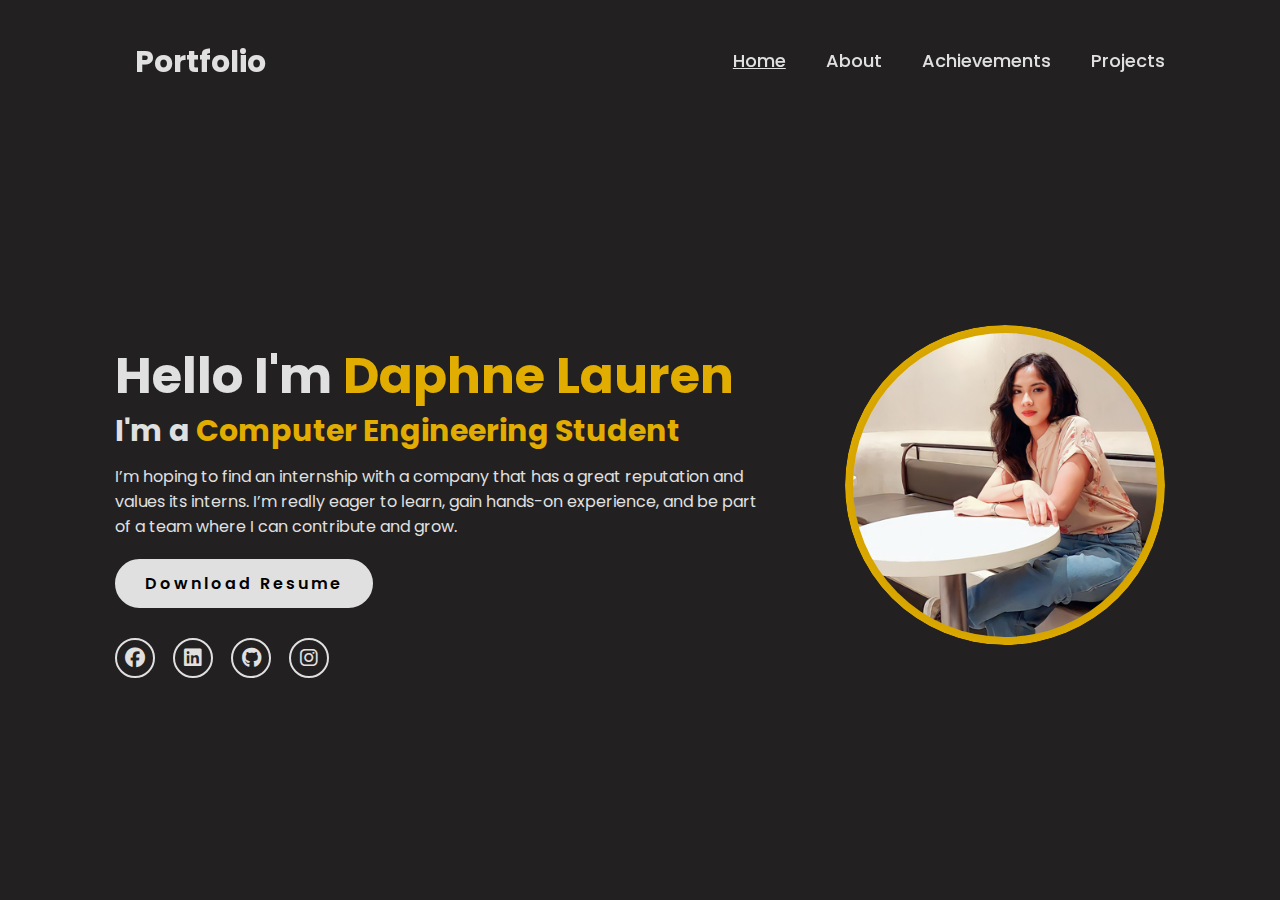
<file: index.html>
<!DOCTYPE html>
<html lang="en">
  <head>
    <meta charset="UTF-8" />
    <meta name="viewport" content="width=device-width, initial-scale=1.0" />
    <link
      rel="stylesheet"
      href="https://cdnjs.cloudflare.com/ajax/libs/font-awesome/6.5.0/css/all.min.css"
    />
    <link rel="stylesheet" href="home.css" />
    <title>Portfolio Website</title>
  </head>
  <body>
    <header>
      <a class="logo">Portfolio</a>

      <div
        class="hamburger"
        id="hamburger"
        aria-label="Toggle navigation"
        role="button"
        tabindex="0"
      >
        <i class="fas fa-bars"></i>
      </div>

      <nav id="nav-menu">
        <a href="index.html" class="active">Home</a>
        <a href="about.html">About</a>
        <a href="achievements.html">Achievements</a>
        <a href="projects.html">Projects</a>
      </nav>
    </header>

    <section class="home">
      <div class="home-img">
        <div class="circle-border">
          <img src="img2.png" alt="Daphne Lauren" />
        </div>
      </div>
      <div class="home-content">
        <h1>Hello I'm <span>Daphne Lauren</span></h1>
        <h3 class="typing-text">
          I'm a <span>Computer Engineering Student</span>
        </h3>
        <p>
          I’m hoping to find an internship with a company that has a great
          reputation and values its interns. I’m really eager to learn, gain
          hands-on experience, and be part of a team where I can contribute and
          grow.
        </p>
        <a href="resume.pdf" class="btn" download>Download Resume</a>
        <div class="social-icons">
          <a href="https://www.facebook.com/laurendaphne.pineda" target="_blank"
            ><i class="fa-brands fa-facebook"></i
          ></a>
          <a href="https://www.linkedin.com/in/daphne-lauren-pineda-725a7a297/"
            ><i class="fa-brands fa-linkedin"></i
          ></a>
          <a href="https://github.com/Daphhhh"
            ><i class="fa-brands fa-github"></i
          ></a>
          <a href="https://www.instagram.com/lunareiii/"
            ><i class="fa-brands fa-instagram"></i
          ></a>
        </div>
      </div>
    </section>

    <script>
      document.addEventListener("DOMContentLoaded", () => {
        const hamburger = document.getElementById("hamburger");
        const navMenu = document.getElementById("nav-menu");

        hamburger.addEventListener("click", () => {
          navMenu.classList.toggle("active");
          hamburger.classList.toggle("open");
        });
      });
    </script>
  </body>
</html>
</file>
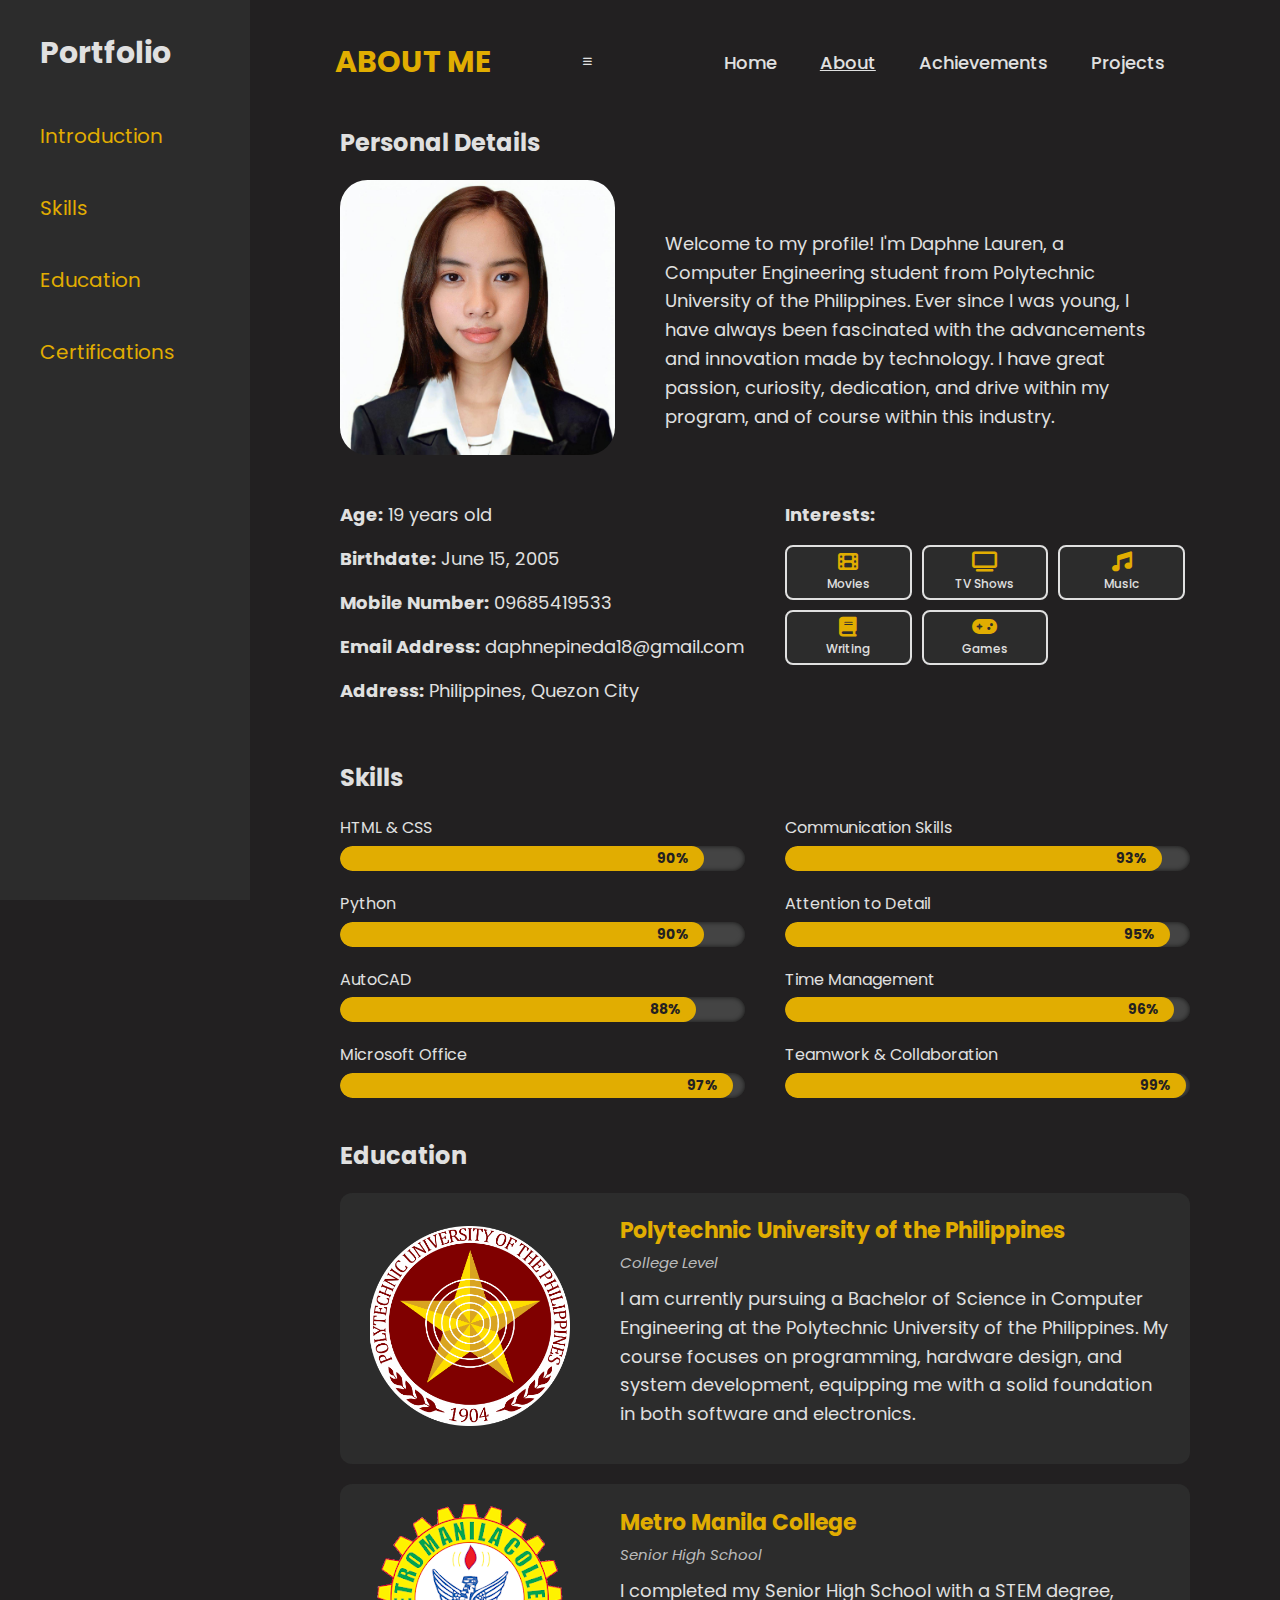
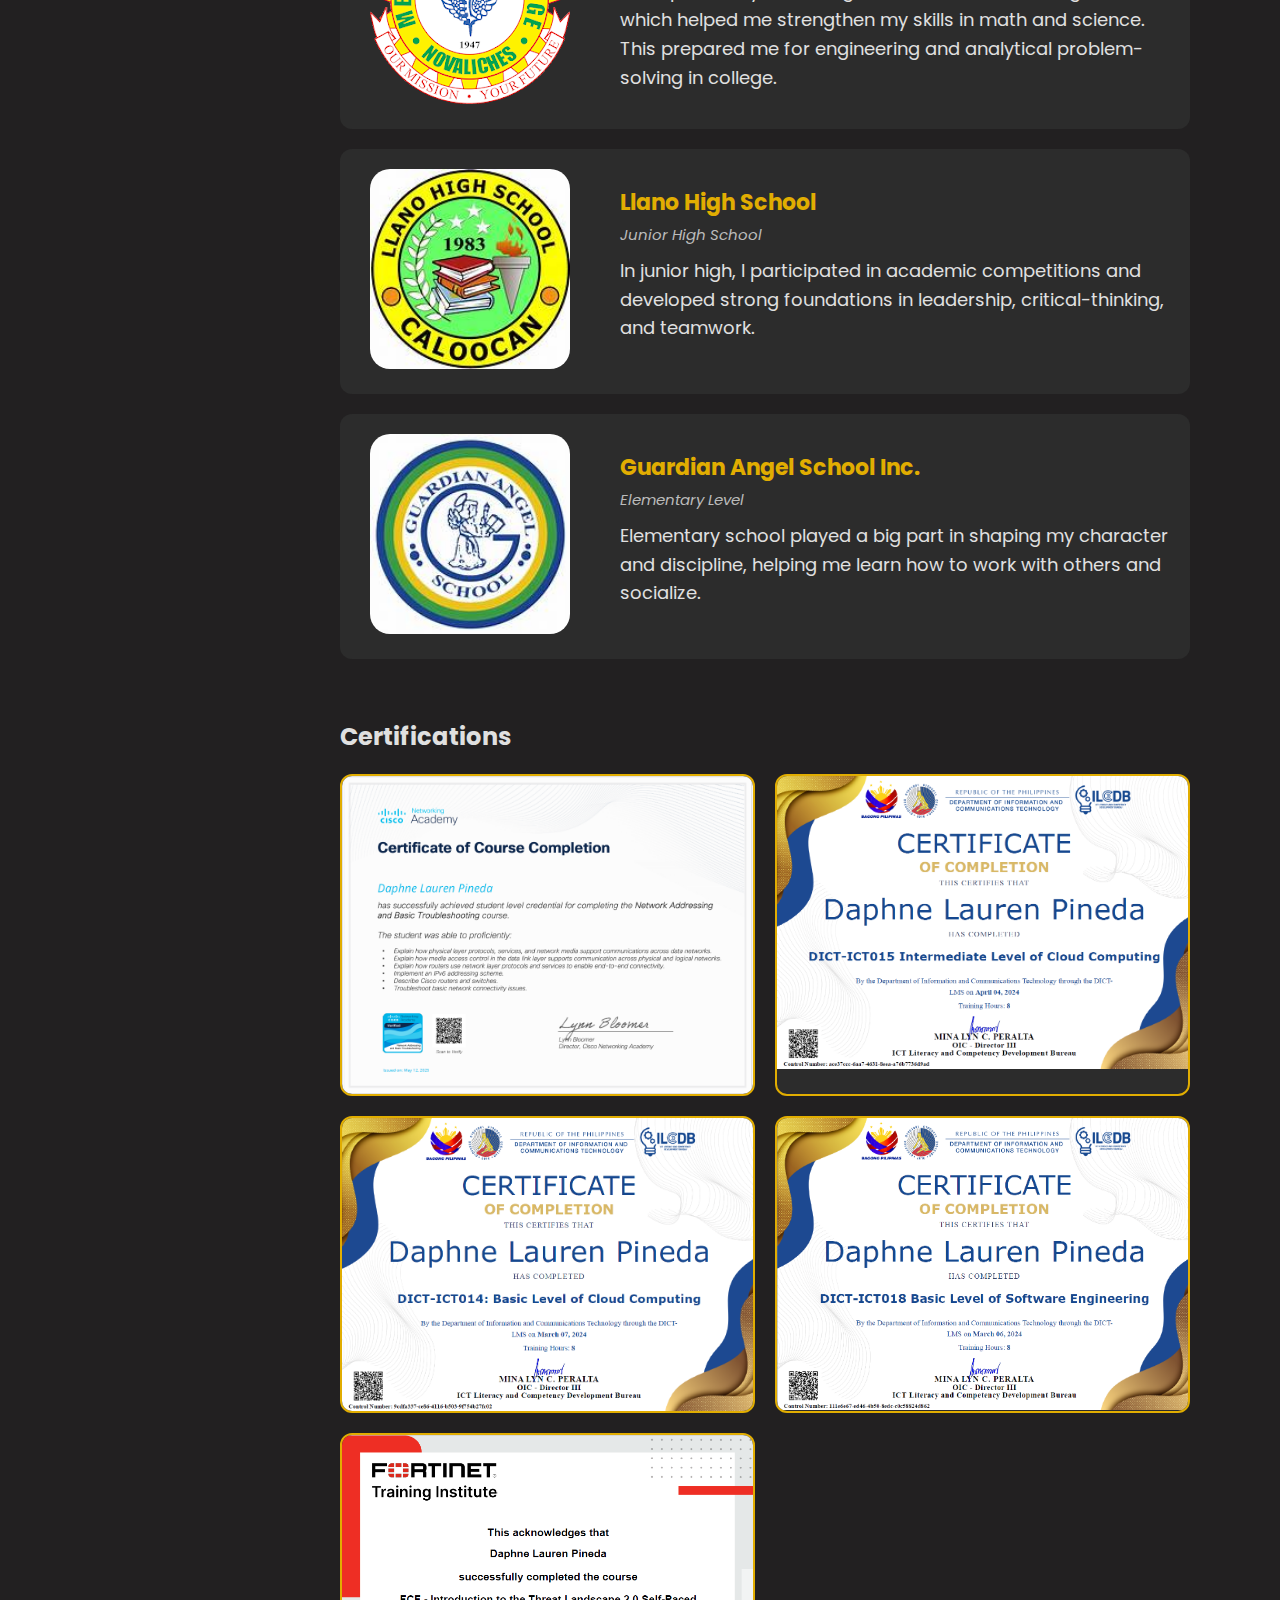
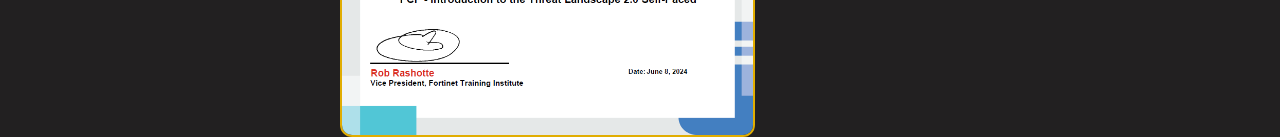
<file: about.html>
<!DOCTYPE html>
<html lang="en">
  <head>
    <meta charset="UTF-8" />
    <meta name="viewport" content="width=device-width, initial-scale=1.0" />
    <title>About</title>
    <link
      rel="stylesheet"
      href="https://cdnjs.cloudflare.com/ajax/libs/font-awesome/6.5.0/css/all.min.css"
    />
    <link rel="stylesheet" href="about.css" />
  </head>
  <body>
    <header>
  <div class="logo2">
    <h2>ABOUT ME</h2>
    <section id="about"></section>
  </div>

  <div id="hamburger" class="hamburger">
    <i class="fas fa-bars"></i>
  </div>

  <nav>
    <a href="index.html">Home</a>
    <a href="about.html" class="active">About</a>
    <a href="achievements.html">Achievements</a>
    <a href="projects.html">Projects</a>
</nav>
  </nav>
</header>

      

    <main>
<aside class="sidebar">
  <a class="logo">Portfolio</a>
  <div class="link">
    <a href="#about"><span class="hover-word">Introduction</span></a>
    <a href="#skills"><span class="hover-word">Skills</span></a>
    <a href="#education"><span class="hover-word">Education</span></a>
    <a href="#certifications"><span class="hover-word">Certifications</span></a>
  </div>
</aside>



      <section class="main-content">
        <!-- INTRODUCTION -->
        <section id="introduction">
          <h1>Personal Details</h1>
          <div class="intro-wrapper">
            <div class="image">
              <img src="dp.jpeg" alt="Daphne Lauren" />
            </div>
            <p class="text">
              Welcome to my profile! I'm Daphne Lauren, a Computer Engineering
              student from Polytechnic University of the Philippines. Ever since
              I was young, I have always been fascinated with the advancements
              and innovation made by technology. I have great passion,
              curiosity, dedication, and drive within my program, and of course within this industry.
            </p>
          </div>

          <div class="info-columns">
            <div class="column">
              <p><span>Age:</span> 19 years old</p>
              <p><span>Birthdate:</span> June 15, 2005</p>
              <p><span>Mobile Number:</span> 09685419533</p>
              <p><span>Email Address:</span> daphnepineda18@gmail.com</p>
              <p><span>Address:</span> Philippines, Quezon City</p>
            </div>

            <div class="column">
              <p><span>Interests:</span></p>
              <div class="interests-grid">
                <div class="interest-box">
                  <i class="fas fa-film"></i><span>Movies</span>
                </div>
                <div class="interest-box">
                  <i class="fas fa-tv"></i><span>TV Shows</span>
                </div>
                <div class="interest-box">
                  <i class="fas fa-music"></i><span>Music</span>
                </div>
                <div class="interest-box">
                  <i class="fas fa-book"></i><span>Writing</span>
                </div>
                <div class="interest-box">
                  <i class="fas fa-gamepad"></i><span>Games</span>
                </div>
                
              </div>
            </div>
          </div>
        </section>

        <!-- SKILLS -->
        <section id="skills">
          <h2>Skills</h2>
          <div class="skills-grid">
            <div class="skill">
              <p>HTML & CSS</p>
              <div class="progress-bar">
                <div class="progress" style="width: 90%">90%</div>
              </div>
            </div>
            <div class="skill">
              <p>Communication Skills</p>
              <div class="progress-bar">
                <div class="progress" style="width: 93%">93%</div>
              </div>
            </div>
            <div class="skill">
              <p>Python</p>
              <div class="progress-bar">
                <div class="progress" style="width: 90%">90%</div>
              </div>
            </div>
            <div class="skill">
              <p>Attention to Detail</p>
              <div class="progress-bar">
                <div class="progress" style="width: 95%">95%</div>
              </div>
            </div>
            <div class="skill">
              <p>AutoCAD</p>
              <div class="progress-bar">
                <div class="progress" style="width: 88%">88%</div>
              </div>
            </div>
            <div class="skill">
              <p>Time Management</p>
              <div class="progress-bar">
                <div class="progress" style="width: 96%">96%</div>
              </div>
            </div>
            <div class="skill">
              <p>Microsoft Office</p>
              <div class="progress-bar">
                <div class="progress" style="width: 97%">97%</div>
              </div>
            </div>
            <div class="skill">
              <p>Teamwork & Collaboration</p>
              <div class="progress-bar">
                <div class="progress" style="width: 99%">99%</div>
              </div>
            </div>
          </div>
        </section>

        <!-- EDUCATION -->
        <section id="education">
          <h2>Education</h2>

          <div class="education-wrapper">
            <div class="image2">
              <img src="pup.png" alt="PUP" />
            </div>
            <div class="text2">
              <h3 class="school-name">
                Polytechnic University of the Philippines
              </h3>
              <p class="level">College Level</p>
              <p>
                I am currently pursuing a Bachelor of Science in Computer
                Engineering at the Polytechnic University of the Philippines. My
                course focuses on programming, hardware design, and system
                development, equipping me with a solid foundation in both
                software and electronics.
              </p>
            </div>
          </div>

          <div class="education-wrapper">
            <div class="image2">
              <img src="mmc.png" alt="Senior High" />
            </div>
            <div class="text2">
              <h3 class="school-name">Metro Manila College</h3>
              <p class="level">Senior High School</p>
              <p>
                I completed my Senior High School with a STEM degree, which
                helped me strengthen my skills in math and science. This
                prepared me for engineering and analytical problem-solving in
                college.
              </p>
            </div>
          </div>

          <div class="education-wrapper">
            <div class="image2">
              <img src="llano.jpg" alt="Junior High" />
            </div>
            <div class="text2">
              <h3 class="school-name">Llano High School</h3>
              <p class="level">Junior High School</p>
              <p>
                In junior high, I participated in academic competitions and
                developed strong foundations in leadership, critical-thinking, and
                teamwork.
              </p>
            </div>
          </div>

          <div class="education-wrapper">
            <div class="image2">
              <img src="gasi.jpg" alt="Elementary" />
            </div>
            <div class="text2">
              <h3 class="school-name">Guardian Angel School Inc.</h3>
              <p class="level">Elementary Level</p>
              <p>
                Elementary school played a big part in shaping my character and discipline,
                helping me learn how to work with others and socialize.
              </p>
            </div>
          </div>
        </section>

        <!-- CERTIFICATIONS -->
        <section id="certifications">
  <h2>Certifications</h2>
  <div class="certifications-grid">
    <div class="cert-item">
      <img src="c5.png" alt="Certification 1" />
    </div>
    <div class="cert-item">
      <img src="c1.png" alt="Certification 2" />
    </div>
    <div class="cert-item">
      <img src="c2.png" alt="Certification 3" />
    </div>
    <div class="cert-item">
      <img src="c3.png" alt="Certification 4" />
    </div>
    <div class="cert-item">
      <img src="c4.png" alt="Certification 5" />
    </div>
  </div>
</section>

        </section>
      </section>
    </main>
    <script>
  const hamburger = document.getElementById('hamburger');
  const nav = document.querySelector('header nav');

  hamburger.addEventListener('click', () => {
    nav.classList.toggle('show');
  });
</script>
  </body>
</html>
</file>
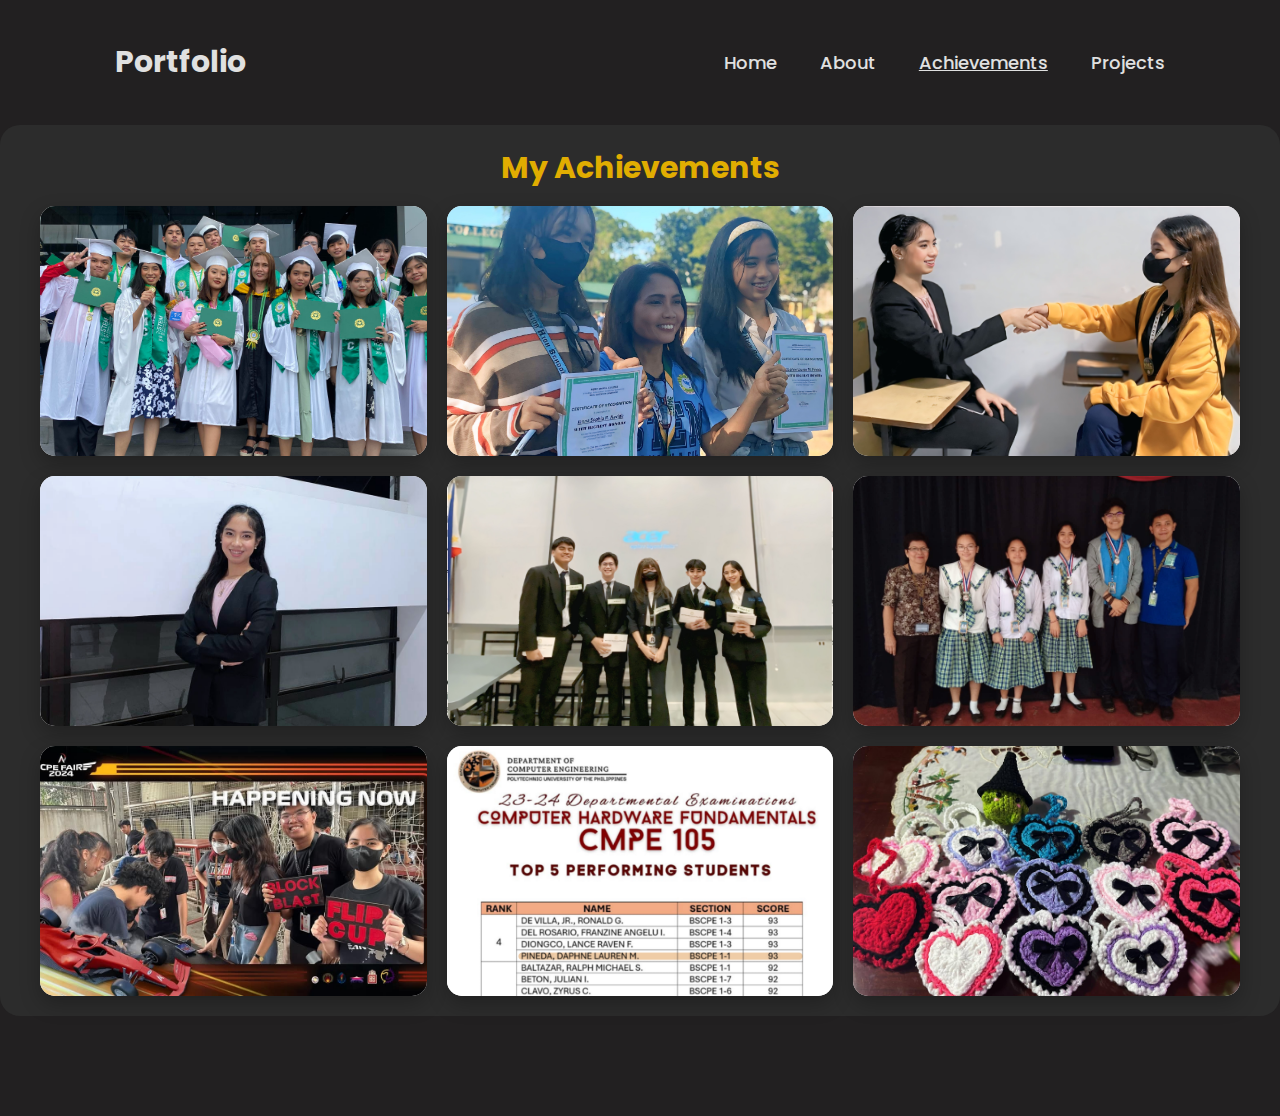
<file: achievements.html>
<!DOCTYPE html>
<html lang="en">
  <head>
    <meta charset="UTF-8" />
    <meta name="viewport" content="width=device-width, initial-scale=1.0" />
    <title>Achievements</title>

    <link
      rel="stylesheet"
      href="https://cdnjs.cloudflare.com/ajax/libs/font-awesome/6.5.0/css/all.min.css"
    />
    <link rel="stylesheet" href="achievements.css" />
  </head>
  <body>
    <header>
      <a href="#" class="logo">Portfolio</a>
      <nav>
        <a href="index.html">Home</a>
        <a href="about.html">About</a>
        <a href="achievements.html" class="active">Achievements</a>
        <a href="projects.html">Projects</a>
      </nav>
    </header>

    <section class="achievements">
      <div class="achievement-container">
        <h2 class="achievement-title">My Achievements</h2>
        <div class="grid">
          <div class="card">
            <img src="gr.jpeg" />
            <div class="overlay">
              <h3>Graduation Day</h3>
              <p>
                Celebrating the moment I received my STEM degree with Highest
                Honors. 🎓🏅 
              </p>
            </div>
          </div>

          <div class="card">
            <img src="rg.jpg" />
            <div class="overlay">
              <h3>Recognition Day</h3>
              <p>A not so formal recognition but a really great day to be recognized. 💖😊</p>
            </div>
          </div>

          <div class="card">
            <img src="j2.png" />
            <div class="overlay">
              <h3>First Job Interview</h3>
              <p>My first ever job interview. Scored 100 and my Interviewer said I spoke well. I walked out smiling that hard. 😁💯</p>
            </div>
          </div>

          <div class="card">
            <img src="j1.jpg" />
            <div class="overlay">
              <h3>Formal Attire</h3>
              <p>A special day where I got a glimpse of my future corporate girlie era - manifesting the real thing soon. 💼✨ </p>
            </div>
          </div>


          <div class="card">
            <img src="def.jpg" />
            <div class="overlay">
              <h3>Capstone Defended</h3>
              <p>Months of hard work and late nights led to this moment — capstone finally defended, and we made it! 🎉✅</p>
            </div>
          </div>

          <div class="card">
            <img src="qz.jpg" />
            <div class="overlay">
              <h3>ISBVL Quiz Bee</h3>
              <p>We aimed for fun, and ended up with 2nd place. Proud quiz bee moment for sure! 🥈🏆</p>
            </div>
          </div>

          <div class="card">
              <img src="org.jpg" />
              <div class="overlay">
                  <h3>Organization Event</h3>
                  <p> We facilitated mini-games during the event and we met so many students and had a blast bonding with them! 😎🫶</p>
                </div>
              </div>

          <div class="card">
            <img src="dep.jpg" />
            <div class="overlay">
              <h3>Departmental Examination</h3>
              <p>4th place out of tons of 2nd year CPE students?? Honestly, I didn’t see that coming but we’ll take it. 😉📜</p>
                </div>
              </div>
          <div class="card">
              <img src="croch.jpeg" />
              <div class="overlay">
                  <h3>Crocheting</h3>
                  <p>A beloved hobby of mine that I consider one my achievements as I really enjoy giving handmade stuffs. 🧶✂️</p>
                </div>
              </div>
            </div>
          </div>
        </div>
      </div>
    </section>
  </body>
</html>
</file>
<file: home.css>
@import url("https://fonts.googleapis.com/css2?family=Poppins:wght@400;500;600;700&display=swap");

* {
  margin: 0;
  padding: 0;
  box-sizing: border-box;
  text-decoration: none;
  border: none;
  outline: none;
  font-family: "Poppins", "sans-serif";
}

html {
  font-size: 62.5%;
}

body {
  width: 100%;
  height: 100vh;
  overflow-x: hidden;
  background-color: #faf9f6;
  color: #e0e0e0;
}

header {
  margin-top: 20px;
  height: 84.8px;
  position: fixed;
  top: 0;
  left: 0;
  width: 100%;
  padding: 1rem 9%;
  background-color: transparent;
  filter: drop-shadow(10px);
  display: flex;
  justify-content: space-between;
  align-items: center;
  z-index: 1000;
}

.logo {
  font-size: 3rem;
  color: #e0e0e0;
  font-weight: 700;
  cursor: pointer;
  transition: 0.5s ease;
  margin-left: 20px;
}

.logo:hover {
  transform: scale(1.1);
}

nav {
  display: flex;
  align-items: center;
}

nav a {
  font-size: 1.8rem;
  color: #e0e0e0;
  margin-left: 4rem;
  font-weight: 500;
  transition: 0.3s ease;
  text-decoration: none;
  border-bottom: none;
  padding-bottom: 0.3rem;
}

nav a.active {
  color: #e0e0e0;
  text-decoration: underline;
}

nav a:hover:not(.active) {
  color: gray;
  border-bottom: 2px solid gray;
}

/* --- Hamburger icon styles --- */
.hamburger {
  display: none;
  font-size: 3rem;
  color: #e0e0e0;
  cursor: pointer;
  z-index: 1001;
}

/* --- Mobile styles --- */
@media (max-width: 995px) {
  header {
    position: static;
    background-color: #222021;
  }

  .hamburger {
    display: block;
  }

  nav {
    position: absolute;
    top: 84.8px;
    right: 5%;
    width: 60%;
    flex-direction: column;
    background-color: #222021;
    padding: 1rem 2rem;
    display: none;
    z-index: 999;
    border-bottom-left-radius: 1.5rem;
    border-left: 2px solid #e0e0e0;
    border-bottom: 2px solid #e0e0e0;
  }

  nav.active {
    display: flex;
  }

  nav a {
    display: block;
    margin: 1.5rem 0;
    color: #faf9f6;
    font-size: 1.8rem;
  }

  nav a.active,
  nav a:hover {
    background-color: #e0e0e0;
    color: #220212;
    border-radius: 0.5rem;
    padding: 0.5rem 1rem;
  }
}

section {
  min-height: 100vh;
  padding: 5rem 9% 5rem;
}

.home {
  display: flex;
  justify-content: center;
  align-items: center;
  gap: 8rem;
  background-color: #222021;
  flex-direction: row-reverse;
  padding-top: 12rem;
}

.home .home-content h1 {
  font-size: 5rem;
  font-weight: 700;
  line-height: 1.3;
  margin-top: 8rem;
}

span {
  color: #e1ad01;
}

.home .home-content h3 {
  font-size: 3rem;
  margin-bottom: 1rem;
  font-weight: 700;
}

.home .home-content p {
  font-size: 1.6rem;
}

.home-img {
  width: 25vw;
  height: 25vw;
  border-radius: 50%;
  overflow: hidden;
  display: flex;
  align-items: center;
  justify-content: center;
  flex-shrink: 0;
}

.home-img img {
  width: 100%;
  height: 100%;
  object-fit: cover;
  border-radius: 50%;
  box-shadow: 0 0 25px rgba(0, 0, 0, 0.1);
  cursor: pointer;
  transition: 0.2s linear;
}

.home-img img:hover {
  transform: scale(1.03);
}

.circle-border {
  width: 100%;
  height: 100%;
  border-radius: 50%;
  background-color: #e1ad01;
  box-shadow: 0 0 20px rgba(0, 0, 0, 0.2);
  padding: 8px;
  display: flex;
  align-items: center;
  justify-content: center;
}

.circle-border img {
  width: 100%;
  height: 100%;
  object-fit: cover;
  border-radius: 50%;
  transition: 0.2s linear;
  cursor: pointer;
}

.social-icons a {
  display: inline-flex;
  justify-content: center;
  align-items: center;
  width: 4rem;
  height: 4rem;
  background-color: transparent;
  border: 0.2rem solid #e0e0e0;
  color: #e0e0e0;
  font-size: 2rem;
  border-radius: 50%;
  margin: 3rem 1.5rem 3rem 0;
  transition: 0.3s ease;
}

.social-icons a:hover {
  color: #faf9f6;
  transform: scale(1.3) translate(-5px);
  background-color: gray;
  box-shadow: 0 0 25px gray;
}

.btn {
  display: inline-block;
  padding: 1rem 2.8rem;
  background-color: #e0e0e0;
  border-radius: 4rem;
  font-size: 1.6rem;
  color: black;
  letter-spacing: 0.3rem;
  font-weight: 600;
  border: 2px solid #e0e0e0;
  transition: 0.3s ease;
  cursor: pointer;
  margin-right: 2rem;
  margin-top: 2rem;
}

.btn:hover {
  transform: scale(1.03);
  background-color: gray;
  color: #faf9f6;
  box-shadow: 0 0 25px gray;
}

@media (max-width: 768px) {
  .home {
    flex-direction: column;
    gap: 3rem;
    padding: 15rem 2rem 3rem;
  }

  .home-img {
    width: 60vw;
    height: 60vw;
    margin-top: 2rem;
  }

  .home-content {
    text-align: center;
  }

  .home-content h1 {
    font-size: 3.5rem;
    margin-top: 0;
  }

  .home-content h3 {
    font-size: 2rem;
  }

  .home-content p {
    font-size: 1.4rem;
    padding: 0 1rem;
  }

  .btn {
    font-size: 1.4rem;
    padding: 0.8rem 2rem;
    margin-top: 2rem;
  }

  .social-icons {
    justify-content: center;
  }

  .social-icons a {
    width: 3.5rem;
    height: 3.5rem;
    font-size: 1.6rem;
    margin: 2rem 1rem 0;
  }
}
</file>
<file: about.css>
@import url("https://fonts.googleapis.com/css2?family=Poppins:wght@400;500;600;700&display=swap");

* {
  margin: 0;
  padding: 0;
  box-sizing: border-box;
  text-decoration: none;
  font-family: "Poppins", sans-serif;
}

html {
  font-size: 62.5%;
  scroll-behavior: smooth;
}

body {
  background-color: #222021;
  color: #e0e0e0;
  overflow-x: hidden;
  min-height: 100vh;
}

header {
  margin-top: 20px;
  height: 84.8px;
  top: 0;
  left: 0;
  width: 100%;
  padding: 1rem 9%;
  background-color: transparent;
  filter: drop-shadow(10px);
  display: flex;
  justify-content: space-between;
  align-items: center;
  z-index: 100;
}

.active {
  text-decoration: underline;
}

.logo2 h2 {
  text-decoration: none;
  font-size: 3rem;
  color: #e1ad01;
  font-weight: 700;
  margin-left: 220px;
}

.logo a {
  text-decoration: none;
  font-size: 5rem;
  color: #e0e0e0;
  font-weight: 700;
  transition: transform 0.5s ease;
}

.logo a:hover {
  transform: scale(1.1);
}

nav a {
  font-size: 1.8rem;
  color: #e0e0e0;
  margin-left: 4rem;
  font-weight: 500;
  transition: 0.3s ease;
  text-decoration: none;
  border-bottom: none;
  padding-bottom: 0.3rem;
}

nav a.active {
  color: #e0e0e0;
}

nav a:hover:not(.active) {
  color: gray;
  border-bottom: 2px solid gray;
}

.sidebar {
  position: fixed;
  top: 0;
  left: 0;
  width: 250px;
  height: 100vh;
  background-color: #2c2c2c;
  padding-top: 50px;
  padding-left: 20px;
  z-index: 10;
}

.sidebar a {
  display: block;
  padding: 20px;
  color: #e1ad01;
  font-size: 2rem;
  text-decoration: none;
  transition: transform 0.3s;
}

.sidebar a:hover {
  transform: scale(1.1);
}

.hover-word {
  display: inline-block;
  border-bottom: 2px solid transparent;
  transition: border-color 0.3s ease;
}

.hover-word:hover {
  border-bottom: 2px solid #e1ad01;
}

.main-content {
  margin-left: 250px;
  padding: 2rem 7% 0;
  background-color: #222021;
  color: #e0e0e0;
}

.main-content h1,
.main-content h2 {
  font-size: 2.4rem;
  margin-bottom: 2rem;
}

.main-content h2 {
  padding-top: 40px;
}

.main-content span {
  font-weight: 700;
}

.main-content p {
  font-size: 1.8rem;
  line-height: 1.6;
  margin-bottom: 1.5rem;
}

.intro-wrapper {
  display: flex;
  align-items: flex-start;
  gap: 20px;
  margin-bottom: 2rem;
}

.image img {
  width: 275px;
  height: 275px;
  border-radius: 10%;
  object-fit: cover;
}

.main-content p.text {
  margin: 50px 30px;
}

.info-columns {
  display: flex;
  justify-content: space-between;
  gap: 4rem;
  flex-wrap: nowrap;
}

.column {
  flex: 1 1 45%;
  min-width: auto;
}

.interests-grid {
  display: grid;
  grid-template-columns: repeat(3, minmax(100px, 1fr));
  gap: 1rem;
  margin-top: 1rem;
  max-width: 400px;
}

.interest-box {
  display: flex;
  flex-direction: column;
  align-items: center;
  padding: 0.5rem;
  border: 2px solid #e0e0e0;
  border-radius: 8px;
  background-color: #2c2c2c;
  transition: transform 0.2s ease, border-color 0.2s ease;
}

.interest-box:hover {
  transform: scale(1.03);
  border-color: #e1ad01;
}

.interest-box i {
  font-size: 2rem;
  margin-bottom: 0.3rem;
  color: #e1ad01;
}

.interest-box span {
  font-size: 1.2rem;
  font-weight: 500;
}

.skills-grid {
  display: grid;
  grid-template-columns: repeat(2, 1fr);
  gap: 2rem 4rem;
  margin-top: 2rem;
}

.skill p {
  font-size: 1.6rem;
  margin-bottom: 0.5rem;
  color: #e0e0e0;
}

.progress-bar {
  background-color: #444;
  border-radius: 20px;
  height: 25px;
  width: 100%;
  max-width: 500px;
  overflow: hidden;
  box-shadow: inset 0 0 5px #000000aa;
}

.progress {
  background-color: #e1ad01;
  height: 100%;
  border-radius: 20px;
  transition: width 0.5s ease;
  color: #222021;
  font-size: 1.4rem;
  font-weight: 700;
  display: flex;
  align-items: center;
  justify-content: flex-end;
  padding-right: 15px;
  user-select: none;
}

/* Education section layout */
.education-wrapper {
  display: flex;
  align-items: center;
  gap: 2rem;
  flex-wrap: wrap;
  margin-bottom: 2rem;
  background-color: #2c2c2c;
  padding: 2rem;
  border-radius: 12px;
  transition: transform 0.3s ease;
}

.education-wrapper:hover {
  transform: scale(1.05);
}

.image2 img {
  width: 200px;
  height: 200px;
  object-fit: cover;
  border-radius: 10%;
  margin-left: 10px;
}

.text2 {
  font-size: 1.8rem;
  line-height: 1.6;
  max-width: 1000px;
  padding-left: 30px;
  flex: 1;
  color: #e0e0e0;
}

.text2 .school-name {
  font-size: 2.2rem;
  font-weight: bold;
  color: #e1ad01;
  margin-bottom: 0.3rem;
}

.text2 .level {
  font-size: 1.5rem;
  font-style: italic;
  margin-bottom: 1rem;
  color: #bbb;
}

@media (max-width: 995px) {
  header {
    margin-left: 0;
    width: 100%;
  }

  .sidebar {
    display: none;
  }

  nav {
    position: absolute;
    top: 100%;
    right: 0;
    background-color: #1e2a38;
    width: 100%;
    padding: 1rem;
    border-top: 0.1rem solid #e0e0e0;
  }

  nav a {
    display: block;
    margin: 1rem 0;
    color: #faf9f6;
  }

  nav a.active,
  nav a:hover {
    background-color: #e0e0e0;
    color: #1e2a38;
    padding: 1rem;
    border-radius: 0.5rem;
  }

  .main-content {
    margin-left: 0;
  }

  .info-columns {
    flex-direction: column;
  }

  .education-wrapper {
    flex-direction: column;
    align-items: flex-start;
  }
}

.school-name {
  font-size: 2.2rem;
  color: #e1ad01;
  font-weight: 700;
  margin-bottom: 0.5rem;
}

.level {
  font-size: 1.4rem;
  color: #c0c0c0;
  margin-bottom: 1rem;
}

.certifications-grid {
  display: grid;
  grid-template-columns: repeat(2, 1fr);
  gap: 2rem;
  margin-top: 2rem;
}

.cert-item {
  width: 100%;
  max-width: 500px;
  height: auto;
  border: 2px solid #e1ad01;
  border-radius: 12px;
  background-color: #2c2c2c;
  overflow: hidden;
}

.cert-item img {
  width: 100%;
  height: auto;
  display: block;
  border-radius: 0;
  object-fit: fill;
  transition: transform 0.3s ease;
}

.cert-item img:hover {
  transform: scale(1.05);
}

.sidebar {
  position: fixed;
  top: 0;
  left: 0;
  width: 250px;
  height: 100vh;
  background-color: #2c2c2c;
  padding-top: 10px; /* reduced padding so logo is near top */
  padding-left: 20px;
  z-index: 10;
  display: flex;
  flex-direction: column;
}

.sidebar .logo {
  text-decoration: none;
  font-size: 3rem;
  color: #e0e0e0;
  font-weight: 700;
  transition: transform 0.5s ease;
  margin-bottom: 5px;
  display: block;
}

.sidebar .logo:hover {
  transform: scale(1.1);
}

.sidebar .link {
  padding-bottom: 0;
}

@media (max-width: 995px) {
  header {
    flex-direction: column;
    align-items: flex-start;
    padding: 1rem 5%;
  }

  .sidebar {
    display: none;
  }

  .main-content {
    margin-left: 0;
    padding: 2rem 5%;
  }

  .intro-wrapper {
    flex-direction: column;
    align-items: center;
  }

  .image img {
    width: 200px;
    height: 200px;
  }

  .info-columns {
    flex-direction: column;
  }

  .skills-grid {
    grid-template-columns: 1fr;
  }

  .education-wrapper {
    flex-direction: column;
    align-items: flex-start;
  }

  .certifications-grid {
    grid-template-columns: 1fr;
  }

  nav {
    width: 100%;
    text-align: center;
    background-color: #2c2c2c;
  }

  nav a {
    display: block;
    margin: 1rem 0;
  }
}

@media (max-width: 600px) {
  .logo2 h2 {
    font-size: 2.2rem;
    margin-left: 0;
    text-align: center;
    width: 100%;
  }

  .logo a {
    font-size: 3rem;
  }

  .intro-wrapper {
    margin-bottom: 1rem;
  }

  .text2 {
    padding-left: 0;
  }

  .image2 img {
    width: 150px;
    height: 150px;
  }

  .skills-grid {
    gap: 1rem;
  }

  .progress-bar {
    height: 20px;
  }

  .progress {
    font-size: 1.2rem;
    padding-right: 10px;
  }

  .interest-box span {
    font-size: 1rem;
  }

  .interests-grid {
    grid-template-columns: repeat(2, 1fr);
  }
}
</file>
<file: achievements.css>
@import url("https://fonts.googleapis.com/css2?family=Poppins:wght@400;500;600;700&display=swap");

* {
  margin: 0;
  padding: 0;
  box-sizing: border-box;
  text-decoration: none;
  font-family: "Poppins", sans-serif;
}

html {
  font-size: 62.5%;
  scroll-behavior: smooth;
}

body {
  background-color: #222021;
  color: #e0e0e0;
  overflow-x: hidden;
  min-height: 100vh;
}

header {
  margin-top: 20px;
  height: 84.8px;
  top: 0;
  left: 0;
  width: 100%;
  padding: 1rem 9%;
  background-color: transparent;
  filter: drop-shadow(10px);
  display: flex;
  justify-content: space-between;
  align-items: center;
  z-index: 100;
}

.logo {
  font-size: 3rem;
  color: #e0e0e0;
  font-weight: 700;
  cursor: pointer;
  transition: 0.3s ease;
  text-decoration: none;
}

nav a {
  font-size: 1.8rem;
  color: #e0e0e0;
  margin-left: 4rem;
  font-weight: 500;
  transition: 0.3s ease;
  text-decoration: none;
  border-bottom: none;
  padding-bottom: 0.3rem;
}

nav a.active {
  color: #e0e0e0;
  text-decoration: underline;
}

nav a:hover:not(.active) {
  color: gray;
  border-bottom: 2px solid gray;
}

section {
  padding: 10rem 9% 5rem;
  background-color: #222021;
}

.achievements {
  display: flex;
  justify-content: center;
  align-items: center;
  background-color: #222021;
  padding: 5rem 0 10rem;
}

.achievement-container {
  background-color: #2c2c2c;
  border-radius: 2rem;
  padding: 2rem;
  width: 100%;
  max-width: 1300px;
  margin-top: -3rem;
}

.achievement-title {
  font-size: 3rem;
  margin-bottom: 1.5rem;
  text-align: center;
  width: 100%;
  color: #e1ad01;
}

.grid {
  display: grid;
  grid-template-columns: repeat(3, 1fr);
  gap: 20px;
  max-width: 1200px;
  margin: 0 auto;
}

.card {
  position: relative;
  overflow: hidden;
  border-radius: 1.5rem;
  box-shadow: 0 8px 20px rgba(0, 0, 0, 0.25);
  cursor: pointer;
  background-color: #ffffff;
}

.card img {
  width: 100%;
  height: 250px;
  object-fit: cover;
  transition: transform 0.4s ease;
  display: block;
}

.card:hover img {
  transform: scale(1.1);
}

.overlay {
  position: absolute;
  bottom: 0;
  background: linear-gradient(0deg, rgba(0, 0, 0, 0.8), transparent);
  color: white;
  width: 100%;
  padding: 1.5rem;
  transform: translateY(100%);
  transition: transform 0.3s ease;
}

.card:hover .overlay {
  transform: translateY(0);
}

.overlay h3 {
  margin-bottom: 0.5rem;
  font-size: 1.6rem;
}

.overlay p {
  font-size: 1.4rem;
  line-height: 1.4;
}

/* Responsive adjustments */
@media (max-width: 995px) {
  header {
    flex-direction: column;
    align-items: flex-start;
    height: auto;
  }

  nav {
    margin-top: 1rem;
    display: flex;
    flex-direction: column;
  }

  nav a {
    margin: 1rem 0;
  }
}

@media (max-width: 600px) {
  body {
    padding: 0 1rem;
  }

  header {
    flex-direction: column;
    align-items: flex-start;
    padding: 1rem 5%;
    height: auto;
  }

  .logo {
    font-size: 2.2rem;
  }

  nav {
    width: 100%;
    display: flex;
    flex-direction: column;
    gap: 0.5rem;
    margin-top: 1rem;
  }

  nav a {
    font-size: 1.6rem;
    margin: 0.5rem 0;
  }

  section {
    padding: 5rem 5% 2rem;
  }

  .achievement-container {
    padding: 1.5rem;
    border-radius: 1.5rem;
  }

  .achievement-title {
    font-size: 2.2rem;
    margin-bottom: 2rem;
  }

  .grid {
    grid-template-columns: 1fr;
    gap: 1.5rem;
  }

  .card img {
    height: 180px;
  }

  .overlay h3 {
    font-size: 1.4rem;
  }

  .overlay p {
    font-size: 1.2rem;
  }
}
</file>
